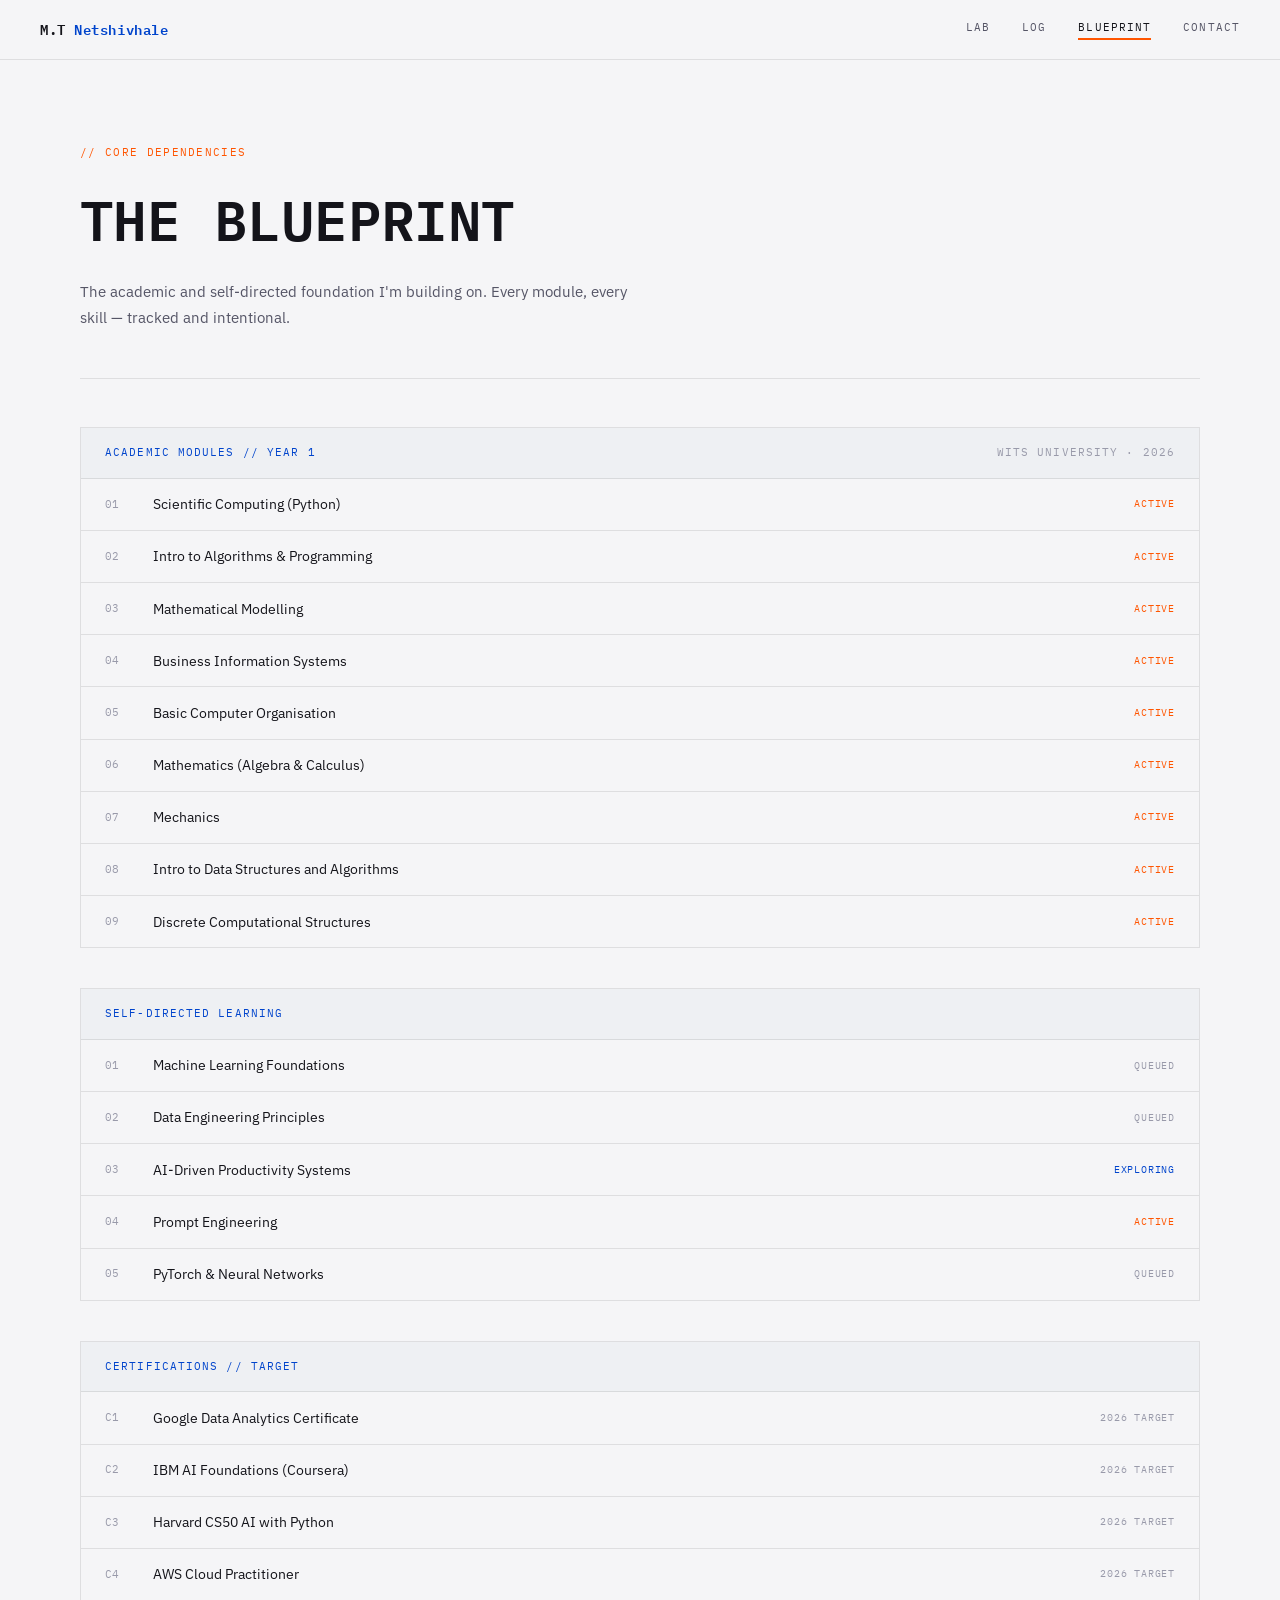
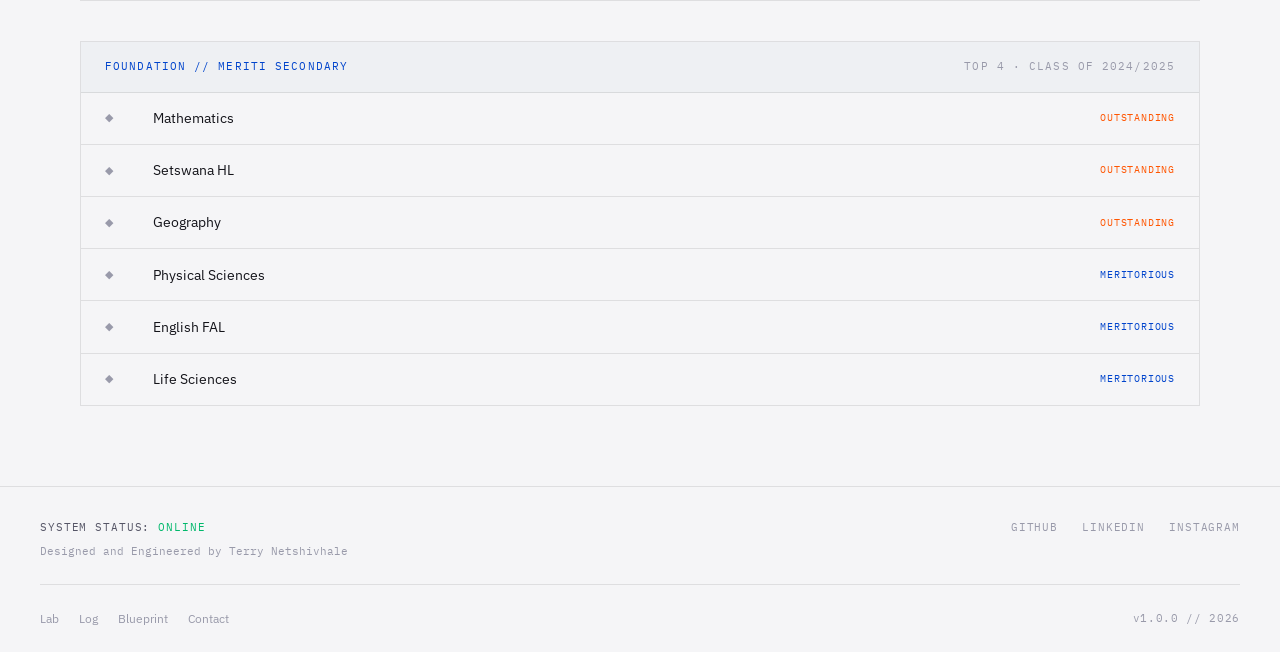
<file: blueprint.html>
<!DOCTYPE html>
<html lang="en">
<head>
<meta charset="UTF-8"/>
<meta name="viewport" content="width=device-width, initial-scale=1.0"/>
<title>Blueprint terrynets</title>
<link rel="preconnect" href="https://fonts.googleapis.com">
<link rel="preconnect" href="https://fonts.gstatic.com" crossorigin>
<link href="https://fonts.googleapis.com/css2?family=IBM+Plex+Mono:wght@300;400;500;600&family=IBM+Plex+Sans:wght@300;400;500;600&display=swap" rel="stylesheet">
<link rel="stylesheet" href="style.css"/>
</head>
<body>

<nav class="nav">
  <a href="index.html" class="nav-brand">M.T <span>Netshivhale</span></a>
  <div class="nav-links">
    <a href="lab.html" class="nav-link">LAB</a>
    <a href="log.html" class="nav-link">LOG</a>
    <a href="blueprint.html" class="nav-link active">BLUEPRINT</a>
    <a href="contact.html" class="nav-link">CONTACT</a>
  </div>
  <button class="mobile-toggle" onclick="toggleMenu()">☰</button>
</nav>
<div class="mobile-menu" id="mobileMenu">
  <a href="lab.html">LAB</a>
  <a href="log.html">LOG</a>
  <a href="blueprint.html">BLUEPRINT</a>
  <a href="contact.html">CONTACT</a>
</div>

<main class="page-main">
  <div class="page-header reveal">
    <p class="page-eyebrow">// CORE DEPENDENCIES</p>
    <h1 class="page-title">THE BLUEPRINT</h1>
    <p class="page-sub">The academic and self-directed foundation I'm building on. Every module, every skill — tracked and intentional.</p>
  </div>

  <section class="blueprint-section reveal">
    <div class="bp-block">
      <div class="bp-header">
        <span class="bp-label blue">ACADEMIC MODULES // YEAR 1</span>
        <span class="bp-label">WITS UNIVERSITY · 2026</span>
      </div>
      <div class="module-list">
        <div class="module-item"><span class="mod-num">01</span><span class="mod-name">Scientific Computing (Python)</span><span class="mod-status active">ACTIVE</span></div>
        <div class="module-item"><span class="mod-num">02</span><span class="mod-name">Intro to Algorithms &amp; Programming</span><span class="mod-status active">ACTIVE</span></div>
        <div class="module-item"><span class="mod-num">03</span><span class="mod-name">Mathematical Modelling</span><span class="mod-status active">ACTIVE</span></div>
        <div class="module-item"><span class="mod-num">04</span><span class="mod-name">Business Information Systems</span><span class="mod-status active">ACTIVE</span></div>
        <div class="module-item"><span class="mod-num">05</span><span class="mod-name">Basic Computer Organisation</span><span class="mod-status active">ACTIVE</span></div>
        <div class="module-item"><span class="mod-num">06</span><span class="mod-name">Mathematics (Algebra &amp; Calculus)</span><span class="mod-status active">ACTIVE</span></div>
        <div class="module-item"><span class="mod-num">07</span><span class="mod-name">Mechanics</span><span class="mod-status active">ACTIVE</span></div>
        <div class="module-item"><span class="mod-num">08</span><span class="mod-name">Intro to Data Structures and Algorithms</span><span class="mod-status active">ACTIVE</span></div>
        <div class="module-item"><span class="mod-num">09</span><span class="mod-name">Discrete Computational Structures</span><span class="mod-status active">ACTIVE</span></div>
      </div>
    </div>

    <div class="bp-block">
      <div class="bp-header">
        <span class="bp-label blue">SELF-DIRECTED LEARNING</span>
      </div>
      <div class="module-list">
        <div class="module-item"><span class="mod-num">01</span><span class="mod-name">Machine Learning Foundations</span><span class="mod-status queued">QUEUED</span></div>
        <div class="module-item"><span class="mod-num">02</span><span class="mod-name">Data Engineering Principles</span><span class="mod-status queued">QUEUED</span></div>
        <div class="module-item"><span class="mod-num">03</span><span class="mod-name">AI-Driven Productivity Systems</span><span class="mod-status exploring">EXPLORING</span></div>
        <div class="module-item"><span class="mod-num">04</span><span class="mod-name">Prompt Engineering</span><span class="mod-status active">ACTIVE</span></div>
        <div class="module-item"><span class="mod-num">05</span><span class="mod-name">PyTorch &amp; Neural Networks</span><span class="mod-status queued">QUEUED</span></div>
      </div>
    </div>

    <div class="bp-block">
      <div class="bp-header">
        <span class="bp-label blue">CERTIFICATIONS // TARGET</span>
      </div>
      <div class="module-list">
        <div class="module-item"><span class="mod-num">C1</span><span class="mod-name">Google Data Analytics Certificate</span><span class="mod-status queued">2026 TARGET</span></div>
        <div class="module-item"><span class="mod-num">C2</span><span class="mod-name">IBM AI Foundations (Coursera)</span><span class="mod-status queued">2026 TARGET</span></div>
        <div class="module-item"><span class="mod-num">C3</span><span class="mod-name">Harvard CS50 AI with Python</span><span class="mod-status queued">2026 TARGET</span></div>
        <div class="module-item"><span class="mod-num">C4</span><span class="mod-name">AWS Cloud Practitioner</span><span class="mod-status queued">2026 TARGET</span></div>
      </div>
    </div>

    <div class="bp-block">
      <div class="bp-header">
        <span class="bp-label blue">FOUNDATION // MERITI SECONDARY</span>
        <span class="bp-label">TOP 4 · CLASS OF 2024/2025</span>
      </div>
      <div class="module-list">
        <div class="module-item"><span class="mod-num">◆</span><span class="mod-name">Mathematics</span><span class="mod-status active">OUTSTANDING</span></div>
        <div class="module-item"><span class="mod-num">◆</span><span class="mod-name">Setswana HL</span><span class="mod-status active">OUTSTANDING</span></div>
        <div class="module-item"><span class="mod-num">◆</span><span class="mod-name">Geography</span><span class="mod-status active">OUTSTANDING</span></div>
        <div class="module-item"><span class="mod-num">◆</span><span class="mod-name">Physical Sciences</span><span class="mod-status exploring">MERITORIOUS</span></div>
        <div class="module-item"><span class="mod-num">◆</span><span class="mod-name">English FAL</span><span class="mod-status exploring">MERITORIOUS</span></div>
        <div class="module-item"><span class="mod-num">◆</span><span class="mod-name">Life Sciences</span><span class="mod-status exploring">MERITORIOUS</span></div>
      </div>
    </div>
  </section>
</main>

<footer class="footer">
  <div class="footer-top">
    <div class="footer-status">
      <span class="system-status">SYSTEM STATUS: <span class="online">ONLINE</span></span>
      <span class="footer-credit">Designed and Engineered by Terry Netshivhale</span>
    </div>
    <div class="footer-socials">
      <a href="https://github.com/terrynets" target="_blank" rel="noopener">GITHUB</a>
      <a href="https://linkedin.com/in/mukovhe-netshivhale" target="_blank" rel="noopener">LINKEDIN</a>
      <a href="https://instagram.com/terrynets" target="_blank" rel="noopener">INSTAGRAM</a>
    </div>
  </div>
  <div class="footer-bottom">
    <div class="footer-nav">
      <a href="lab.html">Lab</a>
      <a href="log.html">Log</a>
      <a href="blueprint.html">Blueprint</a>
      <a href="contact.html">Contact</a>
    </div>
    <span class="footer-version">v1.0.0 // 2026</span>
  </div>
</footer>
<script src="main.js"></script>
</body>
</html>
</file>
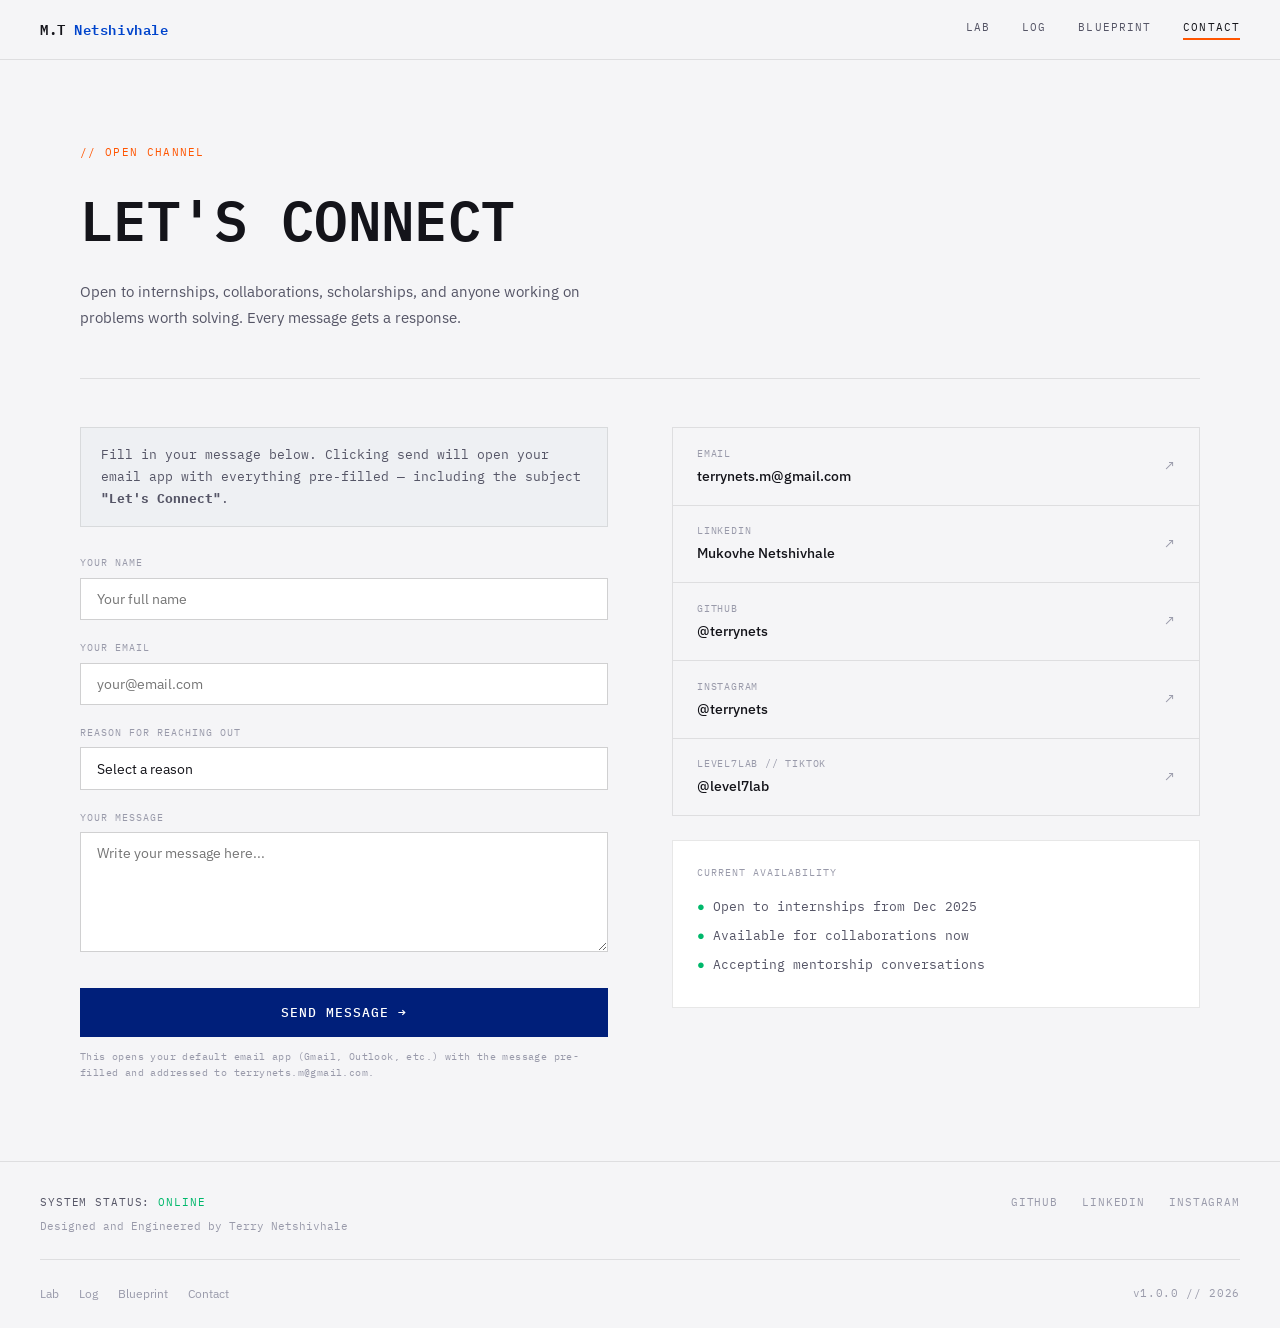
<file: contact.html>
<!DOCTYPE html>
<html lang="en">
<head>
<meta charset="UTF-8"/>
<meta name="viewport" content="width=device-width, initial-scale=1.0"/>
<title>Contact // MTN Digital Headquarters</title>
<link rel="preconnect" href="https://fonts.googleapis.com">
<link rel="preconnect" href="https://fonts.gstatic.com" crossorigin>
<link href="https://fonts.googleapis.com/css2?family=IBM+Plex+Mono:wght@300;400;500;600&family=IBM+Plex+Sans:wght@300;400;500;600&display=swap" rel="stylesheet">
<link rel="stylesheet" href="style.css"/>
</head>
<body>

<nav class="nav">
  <a href="index.html" class="nav-brand">M.T <span>Netshivhale</span></a>
  <div class="nav-links">
    <a href="lab.html" class="nav-link">LAB</a>
    <a href="log.html" class="nav-link">LOG</a>
    <a href="blueprint.html" class="nav-link">BLUEPRINT</a>
    <a href="contact.html" class="nav-link active">CONTACT</a>
  </div>
  <button class="mobile-toggle" onclick="toggleMenu()">☰</button>
</nav>
<div class="mobile-menu" id="mobileMenu">
  <a href="lab.html">LAB</a>
  <a href="log.html">LOG</a>
  <a href="blueprint.html">BLUEPRINT</a>
  <a href="contact.html">CONTACT</a>
</div>

<main class="page-main">
  <div class="page-header reveal">
    <p class="page-eyebrow">// OPEN CHANNEL</p>
    <h1 class="page-title">LET'S CONNECT</h1>
    <p class="page-sub">Open to internships, collaborations, scholarships, and anyone working on problems worth solving. Every message gets a response.</p>
  </div>

  <section class="contact-section reveal">
    <div class="contact-grid">

      <!-- CONTACT FORM -->
      <div class="contact-form-wrap">
        <p class="form-note">Fill in your message below. Clicking send will open your email app with everything pre-filled — including the subject <strong>"Let's Connect"</strong>.</p>
        <div class="form-group">
          <label class="form-label">YOUR NAME</label>
          <input type="text" id="senderName" class="form-input" placeholder="Your full name"/>
        </div>
        <div class="form-group">
          <label class="form-label">YOUR EMAIL</label>
          <input type="email" id="senderEmail" class="form-input" placeholder="your@email.com"/>
        </div>
        <div class="form-group">
          <label class="form-label">REASON FOR REACHING OUT</label>
          <select id="reason" class="form-input form-select">
            <option value="">Select a reason</option>
            <option value="Internship Opportunity">Internship Opportunity</option>
            <option value="Collaboration">Collaboration</option>
            <option value="Scholarship / Grant">Scholarship / Grant</option>
            <option value="Mentorship">Mentorship</option>
            <option value="General Enquiry">General Enquiry</option>
          </select>
        </div>
        <div class="form-group">
          <label class="form-label">YOUR MESSAGE</label>
          <textarea id="message" class="form-input form-textarea" rows="5" placeholder="Write your message here..."></textarea>
        </div>
        <button class="btn-primary send-btn" onclick="sendEmail()">SEND MESSAGE →</button>
        <p class="form-disclaimer">This opens your default email app (Gmail, Outlook, etc.) with the message pre-filled and addressed to terrynets.m@gmail.com.</p>
      </div>

      <!-- DIRECT LINKS -->
      <div class="contact-links-wrap">
        <div class="contact-links">
          <a href="mailto:terrynets.m@gmail.com?subject=Let%27s%20Connect" class="contact-link-item">
            <div>
              <div class="cl-label">EMAIL</div>
              <div class="cl-value">terrynets.m@gmail.com</div>
            </div>
            <span class="cl-arrow">↗</span>
          </a>
          <a href="https://linkedin.com/in/mukovhe-netshivhale" target="_blank" rel="noopener" class="contact-link-item">
            <div>
              <div class="cl-label">LINKEDIN</div>
              <div class="cl-value">Mukovhe Netshivhale</div>
            </div>
            <span class="cl-arrow">↗</span>
          </a>
          <a href="https://github.com/terrynets" target="_blank" rel="noopener" class="contact-link-item">
            <div>
              <div class="cl-label">GITHUB</div>
              <div class="cl-value">@terrynets</div>
            </div>
            <span class="cl-arrow">↗</span>
          </a>
          <a href="https://instagram.com/terrynets" target="_blank" rel="noopener" class="contact-link-item">
            <div>
              <div class="cl-label">INSTAGRAM</div>
              <div class="cl-value">@terrynets</div>
            </div>
            <span class="cl-arrow">↗</span>
          </a>
          <a href="https://tiktok.com/@level7lab" target="_blank" rel="noopener" class="contact-link-item">
            <div>
              <div class="cl-label">LEVEL7LAB // TIKTOK</div>
              <div class="cl-value">@level7lab</div>
            </div>
            <span class="cl-arrow">↗</span>
          </a>
        </div>

        <div class="availability-card">
          <div class="av-label">CURRENT AVAILABILITY</div>
          <div class="av-status"><span class="online">●</span> Open to internships from Dec 2025</div>
          <div class="av-status"><span class="online">●</span> Available for collaborations now</div>
          <div class="av-status"><span class="online">●</span> Accepting mentorship conversations</div>
        </div>
      </div>
    </div>
  </section>
</main>

<footer class="footer">
  <div class="footer-top">
    <div class="footer-status">
      <span class="system-status">SYSTEM STATUS: <span class="online">ONLINE</span></span>
      <span class="footer-credit">Designed and Engineered by Terry Netshivhale</span>
    </div>
    <div class="footer-socials">
      <a href="https://github.com/terrynets" target="_blank" rel="noopener">GITHUB</a>
      <a href="https://linkedin.com/in/mukovhe-netshivhale" target="_blank" rel="noopener">LINKEDIN</a>
      <a href="https://instagram.com/terrynets" target="_blank" rel="noopener">INSTAGRAM</a>
    </div>
  </div>
  <div class="footer-bottom">
    <div class="footer-nav">
      <a href="lab.html">Lab</a>
      <a href="log.html">Log</a>
      <a href="blueprint.html">Blueprint</a>
      <a href="contact.html">Contact</a>
    </div>
    <span class="footer-version">v1.0.0 // 2026</span>
  </div>
</footer>

<script src="main.js"></script>
<script>
function sendEmail() {
  const name = document.getElementById('senderName').value.trim();
  const email = document.getElementById('senderEmail').value.trim();
  const reason = document.getElementById('reason').value;
  const msg = document.getElementById('message').value.trim();

  if (!msg) {
    alert('Please write a message before sending.');
    return;
  }

  const subject = encodeURIComponent("Let's Connect");
  const body = encodeURIComponent(
    `Hi Terry,\n\n` +
    (reason ? `Reason for reaching out: ${reason}\n\n` : '') +
    `${msg}\n\n` +
    (name ? `— ${name}` : '') +
    (email ? `\n${email}` : '')
  );

  window.location.href = `mailto:terrynets.m@gmail.com?subject=${subject}&body=${body}`;
}
</script>
</body>
</html>
</file>
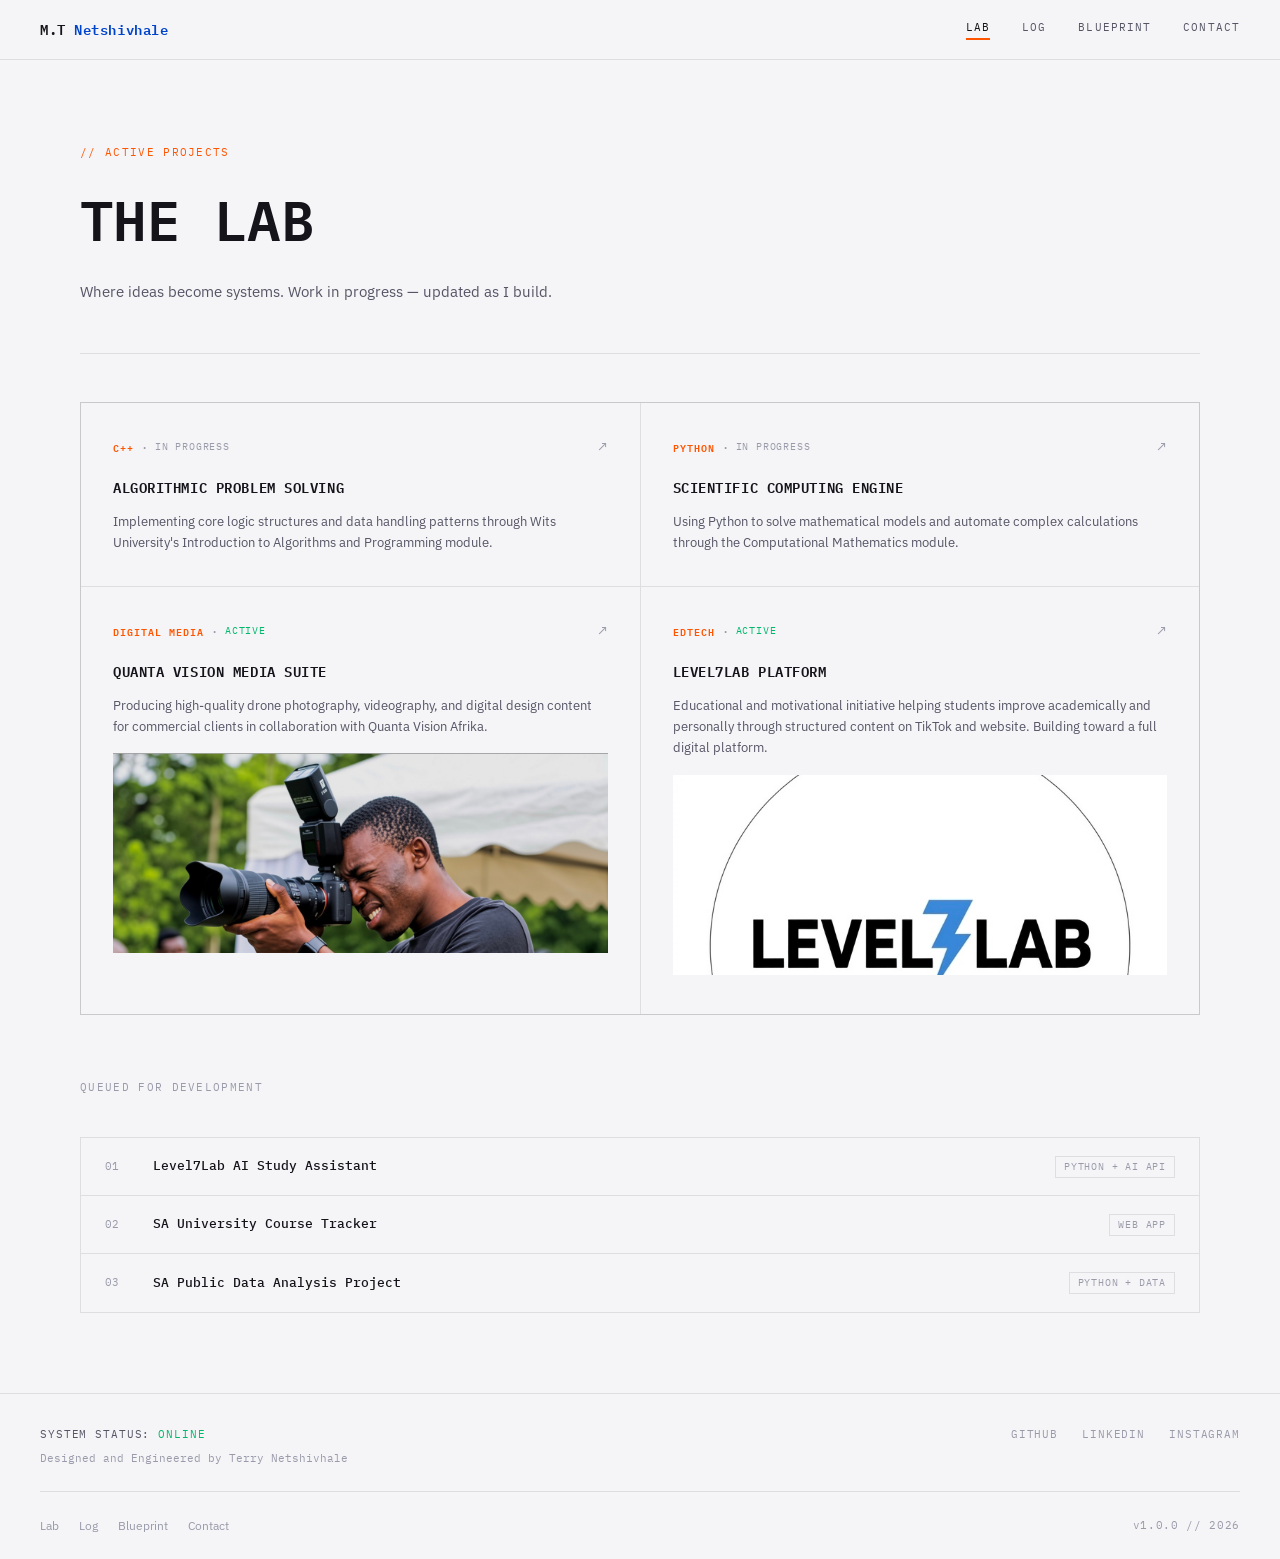
<file: lab.html>
<!DOCTYPE html>
<html lang="en">
<head>
<meta charset="UTF-8"/>
<meta name="viewport" content="width=device-width, initial-scale=1.0"/>
<title>terrynets</title>
<link rel="preconnect" href="https://fonts.googleapis.com">
<link rel="preconnect" href="https://fonts.gstatic.com" crossorigin>
<link href="https://fonts.googleapis.com/css2?family=IBM+Plex+Mono:wght@300;400;500;600&family=IBM+Plex+Sans:wght@300;400;500;600&display=swap" rel="stylesheet">
<link rel="stylesheet" href="style.css"/>
</head>
<body>

<nav class="nav">
  <a href="index.html" class="nav-brand">M.T <span>Netshivhale</span></a>
  <div class="nav-links">
    <a href="lab.html" class="nav-link active">LAB</a>
    <a href="log.html" class="nav-link">LOG</a>
    <a href="blueprint.html" class="nav-link">BLUEPRINT</a>
    <a href="contact.html" class="nav-link">CONTACT</a>
  </div>
  <button class="mobile-toggle" onclick="toggleMenu()">☰</button>
</nav>
<div class="mobile-menu" id="mobileMenu">
  <a href="lab.html">LAB</a>
  <a href="log.html">LOG</a>
  <a href="blueprint.html">BLUEPRINT</a>
  <a href="contact.html">CONTACT</a>
</div>

<main class="page-main">
  <div class="page-header reveal">
    <p class="page-eyebrow">// ACTIVE PROJECTS</p>
    <h1 class="page-title">THE LAB</h1>
    <p class="page-sub">Where ideas become systems. Work in progress — updated as I build.</p>
  </div>

  <section class="projects reveal">
    <div class="project-card">
      <div class="project-top">
        <span class="project-lang orange">C++</span>
        <span class="project-dot">·</span>
        <span class="project-status in-progress">IN PROGRESS</span>
        <span class="project-arrow">↗</span>
      </div>
      <h3 class="project-name">ALGORITHMIC PROBLEM SOLVING</h3>
      <p class="project-desc">Implementing core logic structures and data handling patterns through Wits University's Introduction to Algorithms and Programming module.</p>
    </div>
    <div class="project-card">
      <div class="project-top">
        <span class="project-lang orange">PYTHON</span>
        <span class="project-dot">·</span>
        <span class="project-status in-progress">IN PROGRESS</span>
        <span class="project-arrow">↗</span>
      </div>
      <h3 class="project-name">SCIENTIFIC COMPUTING ENGINE</h3>
      <p class="project-desc">Using Python to solve mathematical models and automate complex calculations through the Computational Mathematics module.</p>
    </div>
    <div class="project-card">
      <div class="project-top">
        <span class="project-lang orange">DIGITAL MEDIA</span>
        <span class="project-dot">·</span>
        <span class="project-status active">ACTIVE</span>
        <span class="project-arrow">↗</span>
      </div>
      <h3 class="project-name">QUANTA VISION MEDIA SUITE</h3>
      <p class="project-desc">Producing high-quality drone photography, videography, and digital design content for commercial clients in collaboration with Quanta Vision Afrika.</p>
      <div class="project-photos">
          <img src="portrait.jpg" alt="Terry Netshivhale — Quanta Vision"/>
        </div>
      </div>
    <div class="project-card">
      <div class="project-top">
        <span class="project-lang orange">EDTECH</span>
        <span class="project-dot">·</span>
        <span class="project-status active">ACTIVE</span>
        <span class="project-arrow">↗</span>
      </div>
      <h3 class="project-name">LEVEL7LAB PLATFORM</h3>
<p class="project-desc">Educational and motivational initiative helping students improve academically and personally through structured content on TikTok and website. Building toward a full digital platform.</p>
<div class="project-photos">
  <img src="level7lab.jpg" alt="Level7Lab — Terry Netshivhale"/>
</div>
</div>
  </section>

  <section class="coming-next reveal">
    <div class="section-header">
      <span class="section-label">QUEUED FOR DEVELOPMENT</span>
    </div>
    <div class="queued-list">
      <div class="queued-item">
        <span class="queued-num">01</span>
        <span class="queued-name">Level7Lab AI Study Assistant</span>
        <span class="queued-tag">PYTHON + AI API</span>
      </div>
      <div class="queued-item">
        <span class="queued-num">02</span>
        <span class="queued-name">SA University Course Tracker</span>
        <span class="queued-tag">WEB APP</span>
      </div>
      <div class="queued-item">
        <span class="queued-num">03</span>
        <span class="queued-name">SA Public Data Analysis Project</span>
        <span class="queued-tag">PYTHON + DATA</span>
      </div>
    </div>
  </section>
</main>

<footer class="footer">
  <div class="footer-top">
    <div class="footer-status">
      <span class="system-status">SYSTEM STATUS: <span class="online">ONLINE</span></span>
      <span class="footer-credit">Designed and Engineered by Terry Netshivhale</span>
    </div>
    <div class="footer-socials">
      <a href="https://github.com/terrynets" target="_blank" rel="noopener">GITHUB</a>
      <a href="https://linkedin.com/in/mukovhe-netshivhale" target="_blank" rel="noopener">LINKEDIN</a>
      <a href="https://instagram.com/terrynets" target="_blank" rel="noopener">INSTAGRAM</a>
    </div>
  </div>
  <div class="footer-bottom">
    <div class="footer-nav">
      <a href="lab.html">Lab</a>
      <a href="log.html">Log</a>
      <a href="blueprint.html">Blueprint</a>
      <a href="contact.html">Contact</a>
    </div>
    <span class="footer-version">v1.0.0 // 2026</span>
  </div>
</footer>
<script src="main.js"></script>
</body>
</html>
</file>
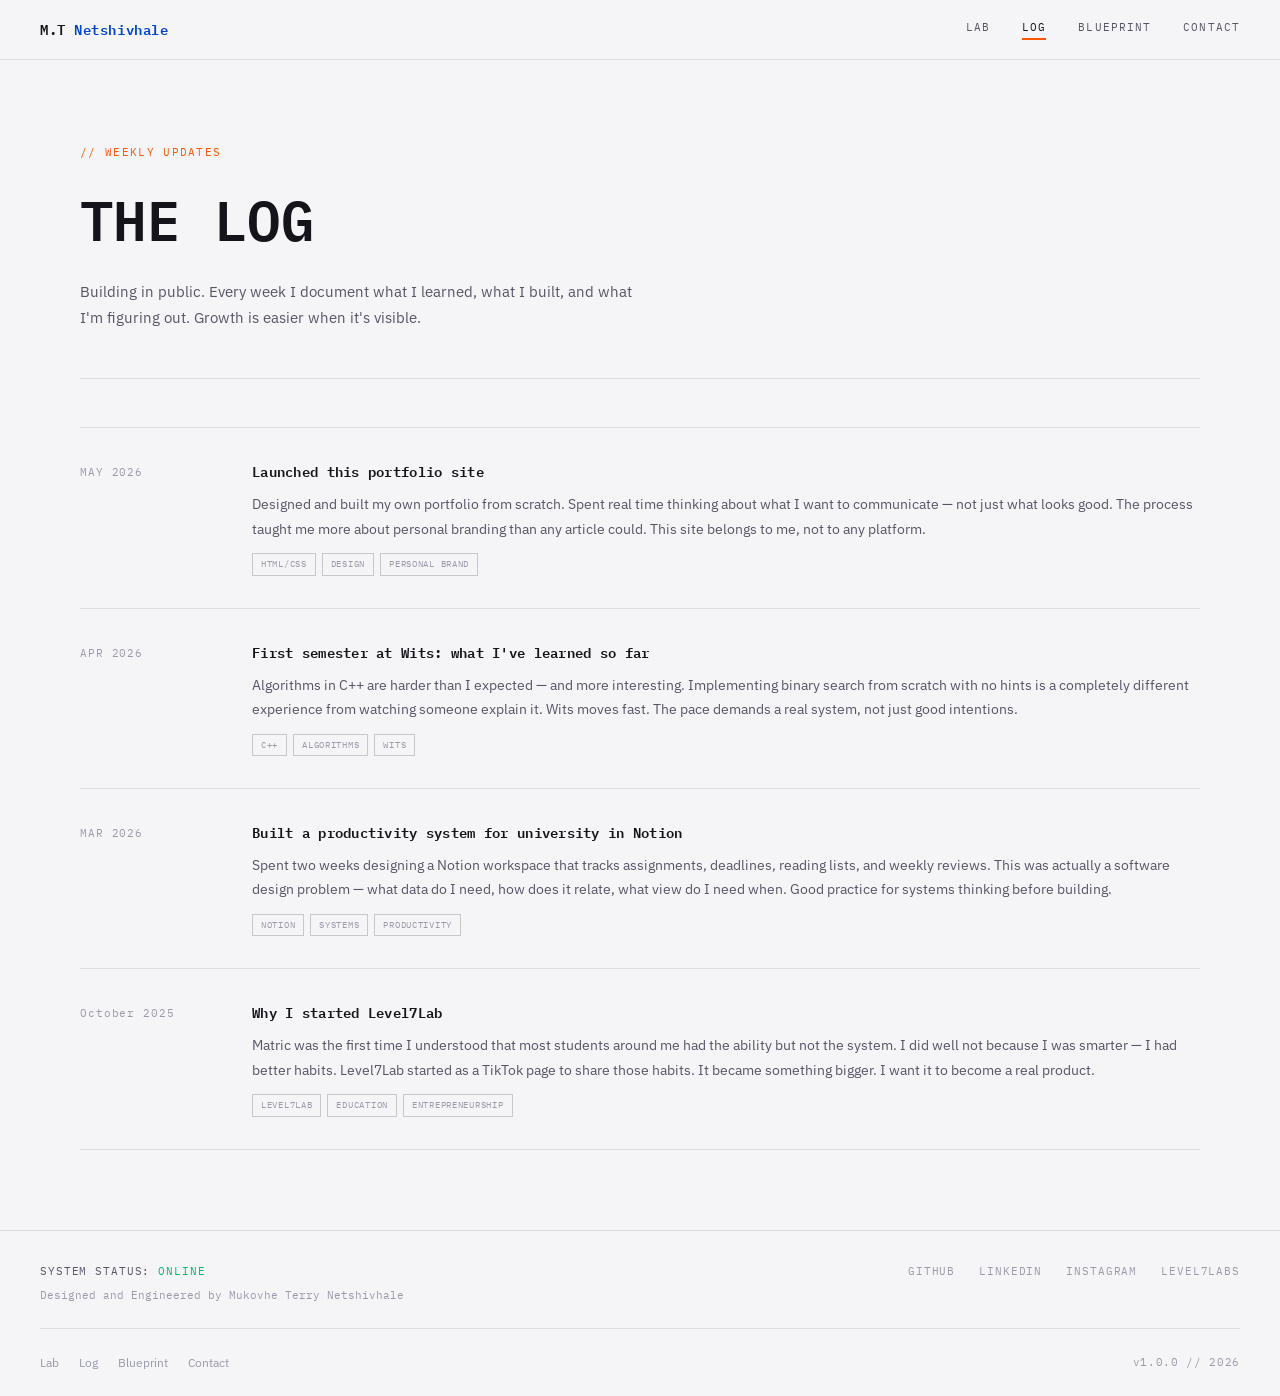
<file: log.html>
<!DOCTYPE html>
<html lang="en">
<head>
<meta charset="UTF-8"/>
<meta name="viewport" content="width=device-width, initial-scale=1.0"/>
<title>terrynets</title>
<link rel="preconnect" href="https://fonts.googleapis.com">
<link rel="preconnect" href="https://fonts.gstatic.com" crossorigin>
<link href="https://fonts.googleapis.com/css2?family=IBM+Plex+Mono:wght@300;400;500;600&family=IBM+Plex+Sans:wght@300;400;500;600&display=swap" rel="stylesheet">
<link rel="stylesheet" href="style.css"/>
</head>
<body>

<nav class="nav">
  <a href="index.html" class="nav-brand">M.T <span>Netshivhale</span></a>
  <div class="nav-links">
    <a href="lab.html" class="nav-link">LAB</a>
    <a href="log.html" class="nav-link active">LOG</a>
    <a href="blueprint.html" class="nav-link">BLUEPRINT</a>
    <a href="contact.html" class="nav-link">CONTACT</a>
  </div>
  <button class="mobile-toggle" onclick="toggleMenu()">☰</button>
</nav>
<div class="mobile-menu" id="mobileMenu">
  <a href="lab.html">LAB</a>
  <a href="log.html">LOG</a>
  <a href="blueprint.html">BLUEPRINT</a>
  <a href="contact.html">CONTACT</a>
</div>

<main class="page-main">
  <div class="page-header reveal">
    <p class="page-eyebrow">// WEEKLY UPDATES</p>
    <h1 class="page-title">THE LOG</h1>
    <p class="page-sub">Building in public. Every week I document what I learned, what I built, and what I'm figuring out. Growth is easier when it's visible.</p>
  </div>

  <section class="log-entries reveal">
    <div class="log-entry">
      <div class="log-date">MAY 2026</div>
      <div class="log-body">
        <h3 class="log-title">Launched this portfolio site</h3>
        <p class="log-text">Designed and built my own portfolio from scratch. Spent real time thinking about what I want to communicate — not just what looks good. The process taught me more about personal branding than any article could. This site belongs to me, not to any platform.</p>
        <div class="tags">
          <span class="tag">HTML/CSS</span>
          <span class="tag">DESIGN</span>
          <span class="tag">PERSONAL BRAND</span>
        </div>
      </div>
    </div>
    <div class="log-entry">
      <div class="log-date">APR 2026</div>
      <div class="log-body">
        <h3 class="log-title">First semester at Wits: what I've learned so far</h3>
        <p class="log-text">Algorithms in C++ are harder than I expected — and more interesting. Implementing binary search from scratch with no hints is a completely different experience from watching someone explain it. Wits moves fast. The pace demands a real system, not just good intentions.</p>
        <div class="tags">
          <span class="tag">C++</span>
          <span class="tag">ALGORITHMS</span>
          <span class="tag">WITS</span>
        </div>
      </div>
    </div>
    <div class="log-entry">
      <div class="log-date">MAR 2026</div>
      <div class="log-body">
        <h3 class="log-title">Built a productivity system for university in Notion</h3>
        <p class="log-text">Spent two weeks designing a Notion workspace that tracks assignments, deadlines, reading lists, and weekly reviews. This was actually a software design problem — what data do I need, how does it relate, what view do I need when. Good practice for systems thinking before building.</p>
        <div class="tags">
          <span class="tag">NOTION</span>
          <span class="tag">SYSTEMS</span>
          <span class="tag">PRODUCTIVITY</span>
        </div>
      </div>
    </div>
    <div class="log-entry">
      <div class="log-date">October 2025</div>
      <div class="log-body">
        <h3 class="log-title">Why I started Level7Lab</h3>
        <p class="log-text">Matric was the first time I understood that most students around me had the ability but not the system. I did well not because I was smarter — I had better habits. Level7Lab started as a TikTok page to share those habits. It became something bigger. I want it to become a real product.</p>
        <div class="tags">
          <span class="tag">LEVEL7LAB</span>
          <span class="tag">EDUCATION</span>
          <span class="tag">ENTREPRENEURSHIP</span>
        </div>
      </div>
    </div>
  </section>
</main>

<footer class="footer">
  <div class="footer-top">
    <div class="footer-status">
      <span class="system-status">SYSTEM STATUS: <span class="online">ONLINE</span></span>
      <span class="footer-credit">Designed and Engineered by Mukovhe Terry Netshivhale</span>
    </div>
    <div class="footer-socials">
      <a href="https://github.com/terrynets" target="_blank" rel="noopener">GITHUB</a>
      <a href="https://linkedin.com/in/mukovhe-netshivhale" target="_blank" rel="noopener">LINKEDIN</a>
      <a href="https://instagram.com/terrynets" target="_blank" rel="noopener">INSTAGRAM</a>
      <a href="https://terrynets.github.io/level7labs/index.html" target="_blank" rel="noopener">LEVEL7LABS</a>
    </div>
  </div>
  <div class="footer-bottom">
    <div class="footer-nav">
      <a href="lab.html">Lab</a>
      <a href="log.html">Log</a>
      <a href="blueprint.html">Blueprint</a>
      <a href="contact.html">Contact</a>
    </div>
    <span class="footer-version">v1.0.0 // 2026</span>
  </div>
</footer>
<script src="main.js"></script>
</body>
</html>
</file>
<file: style.css>
/* ==========================================
   MTN // DIGITAL HEADQUARTERS — STYLESHEET
   Terry Netshivhale · terrynets.github.io
   ========================================== */

:root {
  --bg: #f5f5f7;
  --surface: #ffffff;
  --surface2: #eef0f3;
  --border: rgba(20,20,26,0.1);
  --border-strong: rgba(20,20,26,0.2);
  --text: #14141a;
  --text-muted: #555566;
  --text-dim: #999aaa;
  --orange: #ff5500;
  --blue: #001f7a;
  --blue-mid: #0044cc;
  --green: #00b86b;
  --font-mono: 'IBM Plex Mono', monospace;
  --font-sans: 'IBM Plex Sans', sans-serif;
}

*, *::before, *::after { box-sizing: border-box; margin: 0; padding: 0; }
html { scroll-behavior: smooth; }

body {
  background: var(--bg);
  color: var(--text);
  font-family: var(--font-sans);
  font-size: 16px;
  line-height: 1.6;
  overflow-x: hidden;
}

/* ========== NAV ========== */
.nav {
  position: fixed;
  top: 0; left: 0; right: 0;
  z-index: 100;
  background: rgba(245,245,247,0.92);
  backdrop-filter: blur(12px);
  border-bottom: 1px solid var(--border);
  padding: 0 2.5rem;
  height: 60px;
  display: flex;
  align-items: center;
  justify-content: space-between;
}

.nav-brand {
  font-family: var(--font-mono);
  font-size: 14px;
  font-weight: 600;
  color: var(--text);
  text-decoration: none;
  letter-spacing: 0.04em;
}
.nav-brand span { color: var(--blue-mid); }

.nav-links {
  display: flex;
  gap: 2rem;
  list-style: none;
}

.nav-link {
  font-family: var(--font-mono);
  font-size: 11px;
  color: var(--text-muted);
  text-decoration: none;
  letter-spacing: 0.1em;
  transition: color 0.2s;
}
.nav-link:hover, .nav-link.active { color: var(--text); }
.nav-link.active { border-bottom: 2px solid var(--orange); padding-bottom: 2px; }

.mobile-toggle {
  display: none;
  background: none;
  border: none;
  font-size: 20px;
  cursor: pointer;
  color: var(--text);
}

.mobile-menu {
  display: none;
  position: fixed;
  top: 60px; left: 0; right: 0;
  background: var(--surface);
  border-bottom: 1px solid var(--border);
  padding: 1.5rem 2.5rem;
  flex-direction: column;
  gap: 1.25rem;
  z-index: 99;
}
.mobile-menu.open { display: flex; }
.mobile-menu a {
  font-family: var(--font-mono);
  font-size: 13px;
  color: var(--text-muted);
  text-decoration: none;
  letter-spacing: 0.1em;
}

/* ========== HERO ========== */
.hero {
  min-height: 100vh;
  padding: 100px 2.5rem 4rem;
  max-width: 1200px;
  margin: 0 auto;
  display: grid;
  grid-template-columns: 1fr 1fr;
  gap: 4rem;
  align-items: center;
}

.status-bar {
  display: flex;
  gap: 0.75rem;
  flex-wrap: wrap;
  margin-bottom: 2rem;
}
.status-tag {
  font-family: var(--font-mono);
  font-size: 10px;
  padding: 4px 10px;
  border: 1px solid var(--border-strong);
  color: var(--text-muted);
  letter-spacing: 0.08em;
}

.hero-name {
  font-family: var(--font-mono);
  font-size: clamp(2rem, 5vw, 3.5rem);
  font-weight: 600;
  line-height: 1.1;
  letter-spacing: -0.01em;
  margin-bottom: 1rem;
}
.name-accent { color: var(--blue); }

.hero-tagline {
  font-family: var(--font-mono);
  font-size: 11px;
  color: var(--text-muted);
  letter-spacing: 0.12em;
  margin-bottom: 1.25rem;
}

.hero-desc {
  font-size: 15px;
  color: var(--text-muted);
  line-height: 1.75;
  max-width: 480px;
  margin-bottom: 2rem;
}

.hero-ctas {
  display: flex;
  gap: 1rem;
  flex-wrap: wrap;
}

.btn-primary {
  display: inline-flex;
  align-items: center;
  padding: 0.7rem 1.4rem;
  background: var(--blue);
  color: #fff;
  font-family: var(--font-mono);
  font-size: 12px;
  font-weight: 500;
  letter-spacing: 0.08em;
  text-decoration: none;
  border: none;
  cursor: pointer;
  transition: all 0.2s;
}
.btn-primary:hover { background: var(--blue-mid); transform: translateY(-2px); }

.btn-outline {
  display: inline-flex;
  align-items: center;
  padding: 0.7rem 1.4rem;
  background: transparent;
  color: var(--text);
  font-family: var(--font-mono);
  font-size: 12px;
  font-weight: 500;
  letter-spacing: 0.08em;
  text-decoration: none;
  border: 1px solid var(--border-strong);
  transition: all 0.2s;
}
.btn-outline:hover { border-color: var(--blue); color: var(--blue); }

/* PHOTO */
.hero-right { display: flex; justify-content: center; }
.photo-frame {
  position: relative;
  width: 340px;
  max-width: 100%;
}
.hero-photo {
  width: 100%;
  height: 420px;
  object-fit: cover;
  object-position: top;
  display: block;
  filter: grayscale(10%);
}
.photo-placeholder {
  width: 340px;
  height: 420px;
  background: linear-gradient(135deg, var(--blue), #0044cc);
  display: flex;
  align-items: center;
  justify-content: center;
  color: rgba(255,255,255,0.3);
  font-family: var(--font-mono);
  font-size: 12px;
  letter-spacing: 0.1em;
}
.photo-placeholder::after { content: 'PHOTO.JPG'; }
.photo-label {
  position: absolute;
  bottom: 0; left: 0; right: 0;
  background: rgba(0,31,122,0.85);
  color: rgba(255,255,255,0.85);
  font-family: var(--font-mono);
  font-size: 11px;
  letter-spacing: 0.1em;
  padding: 8px 14px;
}

/* ========== MISSION ========== */
.mission {
  border-top: 1px solid var(--border);
  padding: 5rem 2.5rem;
  max-width: 1200px;
  margin: 0 auto;
}
.mission-quote {
  border-left: 3px solid var(--orange);
  padding-left: 2rem;
  max-width: 800px;
}
.mission-quote blockquote {
  font-family: var(--font-mono);
  font-size: clamp(1rem, 2.5vw, 1.3rem);
  font-weight: 500;
  line-height: 1.5;
  color: var(--text);
  margin-bottom: 1rem;
}
.mission-quote cite {
  font-family: var(--font-mono);
  font-size: 11px;
  color: var(--text-dim);
  letter-spacing: 0.1em;
  font-style: normal;
}

/* ========== FOCUS ========== */
.focus {
  border-top: 1px solid var(--border);
  padding: 5rem 2.5rem;
  max-width: 1200px;
  margin: 0 auto;
}
.section-header {
  display: flex;
  justify-content: space-between;
  align-items: center;
  margin-bottom: 2.5rem;
}
.section-label {
  font-family: var(--font-mono);
  font-size: 11px;
  color: var(--text-dim);
  letter-spacing: 0.12em;
}
.section-label.orange { color: var(--orange); }

.focus-grid {
  display: grid;
  grid-template-columns: repeat(3, 1fr);
  gap: 1px;
  background: var(--border);
  border: 1px solid var(--border);
}

.focus-card {
  background: var(--bg);
  transition: background 0.2s;
  overflow: hidden;
}
.focus-card:hover { background: var(--surface); }

.focus-img {
  height: 180px;
  position: relative;
  overflow: hidden;
}
.circuit-bg {
  position: absolute;
  inset: 0;
  background-image:
    linear-gradient(rgba(0,229,255,0.06) 1px, transparent 1px),
    linear-gradient(90deg, rgba(0,229,255,0.06) 1px, transparent 1px);
  background-size: 24px 24px;
}
.grid-bg {
  position: absolute;
  inset: 0;
  background-image: repeating-linear-gradient(
    45deg, rgba(255,255,255,0.03) 0px, rgba(255,255,255,0.03) 1px,
    transparent 1px, transparent 12px
  );
}
.network-bg {
  position: absolute;
  inset: 0;
  background: radial-gradient(circle at 30% 70%, rgba(255,85,0,0.15) 0%, transparent 60%),
              radial-gradient(circle at 70% 30%, rgba(0,31,122,0.2) 0%, transparent 60%);
}

.focus-num {
  font-family: var(--font-mono);
  font-size: 11px;
  letter-spacing: 0.1em;
  padding: 1rem 1.25rem 0;
}
.focus-content { padding: 0.75rem 1.25rem 1.5rem; }
.focus-title-row {
  display: flex;
  justify-content: space-between;
  align-items: flex-start;
  margin-bottom: 0.75rem;
}
.focus-title-row h3 {
  font-family: var(--font-mono);
  font-size: 13px;
  font-weight: 600;
  letter-spacing: 0.04em;
  line-height: 1.4;
}
.arrow { color: var(--text-dim); font-size: 14px; margin-top: 2px; }
.focus-card:hover .arrow { color: var(--orange); }
.focus-content p {
  font-size: 13px;
  color: var(--text-muted);
  line-height: 1.65;
  margin-bottom: 1rem;
}

/* TAGS */
.tags { display: flex; flex-wrap: wrap; gap: 6px; }
.tag {
  font-family: var(--font-mono);
  font-size: 9px;
  padding: 3px 8px;
  border: 1px solid var(--border-strong);
  color: var(--text-dim);
  letter-spacing: 0.08em;
}

/* ========== STATS ========== */
.stats {
  border-top: 1px solid var(--border);
  padding: 3rem 2.5rem;
  max-width: 1200px;
  margin: 0 auto;
  display: flex;
  align-items: center;
  gap: 0;
}
.stat-item { flex: 1; padding: 1rem 2rem; }
.stat-divider { width: 1px; height: 60px; background: var(--border); }
.stat-num {
  font-family: var(--font-mono);
  font-size: 2rem;
  font-weight: 600;
  line-height: 1;
  margin-bottom: 0.4rem;
}
.stat-label {
  font-family: var(--font-mono);
  font-size: 10px;
  color: var(--text-dim);
  letter-spacing: 0.1em;
}

/* ========== PAGE COMMON ========== */
.page-main {
  padding-top: 80px;
  max-width: 1200px;
  margin: 0 auto;
  padding-left: 2.5rem;
  padding-right: 2.5rem;
  padding-bottom: 5rem;
}
.page-header {
  padding: 4rem 0 3rem;
  border-bottom: 1px solid var(--border);
  margin-bottom: 3rem;
}
.page-eyebrow {
  font-family: var(--font-mono);
  font-size: 11px;
  color: var(--orange);
  letter-spacing: 0.12em;
  margin-bottom: 0.75rem;
}
.page-title {
  font-family: var(--font-mono);
  font-size: clamp(2rem, 5vw, 3.5rem);
  font-weight: 600;
  letter-spacing: -0.01em;
  margin-bottom: 1rem;
}
.page-sub {
  font-size: 15px;
  color: var(--text-muted);
  max-width: 560px;
  line-height: 1.7;
}

/* ========== PROJECTS (LAB) ========== */
.projects {
  display: grid;
  grid-template-columns: 1fr 1fr;
  gap: 1px;
  background: var(--border);
  border: 1px solid var(--border);
  margin-bottom: 4rem;
}
.project-card {
  background: var(--bg);
  padding: 2rem;
  transition: background 0.2s;
}
.project-card:hover { background: var(--surface); }
.project-top {
  display: flex;
  align-items: center;
  gap: 8px;
  margin-bottom: 1rem;
}
.project-lang {
  font-family: var(--font-mono);
  font-size: 10px;
  letter-spacing: 0.1em;
  font-weight: 600;
}
.project-dot { color: var(--text-dim); }
.project-status {
  font-family: var(--font-mono);
  font-size: 10px;
  letter-spacing: 0.08em;
}
.project-status.in-progress { color: var(--text-dim); }
.project-status.active { color: var(--green); }
.project-arrow { margin-left: auto; color: var(--text-dim); font-size: 14px; }
.project-card:hover .project-arrow { color: var(--orange); }
.project-name {
  font-family: var(--font-mono);
  font-size: 14px;
  font-weight: 600;
  letter-spacing: 0.04em;
  margin-bottom: 0.75rem;
}
.project-desc {
  font-size: 13px;
  color: var(--text-muted);
  line-height: 1.65;
}

/* QUEUED */
.coming-next { margin-top: 1rem; }
.queued-list {
  border: 1px solid var(--border);
}
.queued-item {
  display: flex;
  align-items: center;
  gap: 1.5rem;
  padding: 1.1rem 1.5rem;
  border-bottom: 1px solid var(--border);
  transition: background 0.2s;
}
.queued-item:last-child { border-bottom: none; }
.queued-item:hover { background: var(--surface); }
.queued-num {
  font-family: var(--font-mono);
  font-size: 11px;
  color: var(--text-dim);
  min-width: 24px;
}
.queued-name {
  font-family: var(--font-mono);
  font-size: 13px;
  font-weight: 500;
  flex: 1;
}
.queued-tag {
  font-family: var(--font-mono);
  font-size: 10px;
  color: var(--text-dim);
  letter-spacing: 0.08em;
  padding: 2px 8px;
  border: 1px solid var(--border);
}

/* ========== LOG ========== */
.log-entries { display: flex; flex-direction: column; }
.log-entry {
  display: grid;
  grid-template-columns: 140px 1fr;
  gap: 2rem;
  padding: 2rem 0;
  border-bottom: 1px solid var(--border);
}
.log-entry:first-child { border-top: 1px solid var(--border); }
.log-date {
  font-family: var(--font-mono);
  font-size: 11px;
  color: var(--text-dim);
  letter-spacing: 0.08em;
  padding-top: 4px;
}
.log-title {
  font-family: var(--font-mono);
  font-size: 14px;
  font-weight: 600;
  letter-spacing: 0.02em;
  margin-bottom: 0.6rem;
}
.log-text {
  font-size: 14px;
  color: var(--text-muted);
  line-height: 1.75;
  margin-bottom: 0.75rem;
}

/* ========== BLUEPRINT ========== */
.blueprint-section { display: flex; flex-direction: column; gap: 2.5rem; }
.bp-block {
  border: 1px solid var(--border);
}
.bp-header {
  display: flex;
  justify-content: space-between;
  align-items: center;
  padding: 1rem 1.5rem;
  border-bottom: 1px solid var(--border);
  background: var(--surface2);
}
.bp-label {
  font-family: var(--font-mono);
  font-size: 11px;
  color: var(--text-dim);
  letter-spacing: 0.1em;
}
.bp-label.blue { color: var(--blue-mid); }
.module-list { }
.module-item {
  display: flex;
  align-items: center;
  padding: 0.9rem 1.5rem;
  border-bottom: 1px solid var(--border);
  gap: 1.25rem;
  transition: background 0.15s;
}
.module-item:last-child { border-bottom: none; }
.module-item:hover { background: var(--surface); }
.mod-num {
  font-family: var(--font-mono);
  font-size: 11px;
  color: var(--text-dim);
  min-width: 28px;
}
.mod-name {
  font-size: 14px;
  color: var(--text);
  flex: 1;
}
.mod-status {
  font-family: var(--font-mono);
  font-size: 10px;
  letter-spacing: 0.08em;
}
.mod-status.active { color: var(--orange); }
.mod-status.queued { color: var(--text-dim); }
.mod-status.exploring { color: var(--blue-mid); }

/* ========== CONTACT ========== */
.contact-section { }
.contact-grid {
  display: grid;
  grid-template-columns: 1fr 1fr;
  gap: 4rem;
  align-items: start;
}

.form-note {
  font-size: 13px;
  color: var(--text-muted);
  line-height: 1.7;
  margin-bottom: 1.75rem;
  padding: 1rem 1.25rem;
  border: 1px solid var(--border);
  background: var(--surface2);
  font-family: var(--font-mono);
}
.form-group { margin-bottom: 1.25rem; }
.form-label {
  display: block;
  font-family: var(--font-mono);
  font-size: 10px;
  color: var(--text-dim);
  letter-spacing: 0.1em;
  margin-bottom: 0.4rem;
}
.form-input {
  width: 100%;
  padding: 0.7rem 1rem;
  background: var(--surface);
  border: 1px solid var(--border-strong);
  color: var(--text);
  font-family: var(--font-sans);
  font-size: 14px;
  outline: none;
  transition: border-color 0.2s;
}
.form-input:focus { border-color: var(--blue); }
.form-select { appearance: none; cursor: pointer; }
.form-textarea { resize: vertical; min-height: 120px; }
.send-btn {
  width: 100%;
  justify-content: center;
  font-size: 13px;
  padding: 1rem;
  margin-top: 0.5rem;
}
.form-disclaimer {
  font-family: var(--font-mono);
  font-size: 10px;
  color: var(--text-dim);
  line-height: 1.6;
  margin-top: 0.75rem;
  letter-spacing: 0.04em;
}

.contact-links {
  border: 1px solid var(--border);
  margin-bottom: 1.5rem;
}
.contact-link-item {
  display: flex;
  align-items: center;
  justify-content: space-between;
  padding: 1.1rem 1.5rem;
  border-bottom: 1px solid var(--border);
  text-decoration: none;
  color: var(--text);
  transition: background 0.2s;
}
.contact-link-item:last-child { border-bottom: none; }
.contact-link-item:hover { background: var(--surface2); }
.cl-label {
  font-family: var(--font-mono);
  font-size: 10px;
  color: var(--text-dim);
  letter-spacing: 0.08em;
  margin-bottom: 3px;
}
.cl-value {
  font-size: 14px;
  font-weight: 500;
}
.cl-arrow {
  font-size: 14px;
  color: var(--text-dim);
  transition: transform 0.2s, color 0.2s;
}
.contact-link-item:hover .cl-arrow { transform: translate(3px,-3px); color: var(--orange); }

.availability-card {
  border: 1px solid var(--border);
  padding: 1.5rem;
  background: var(--surface);
}
.av-label {
  font-family: var(--font-mono);
  font-size: 10px;
  color: var(--text-dim);
  letter-spacing: 0.1em;
  margin-bottom: 1rem;
}
.av-status {
  font-size: 13px;
  color: var(--text-muted);
  margin-bottom: 0.5rem;
  font-family: var(--font-mono);
}

/* ========== FOOTER ========== */
.footer {
  border-top: 1px solid var(--border);
  padding: 2rem 2.5rem 1.5rem;
}
.footer-top {
  display: flex;
  justify-content: space-between;
  align-items: flex-start;
  margin-bottom: 1.5rem;
  padding-bottom: 1.5rem;
  border-bottom: 1px solid var(--border);
}
.system-status {
  display: block;
  font-family: var(--font-mono);
  font-size: 11px;
  color: var(--text-muted);
  letter-spacing: 0.08em;
  margin-bottom: 0.4rem;
}
.footer-credit {
  font-family: var(--font-mono);
  font-size: 11px;
  color: var(--text-dim);
  display: block;
}
.footer-socials {
  display: flex;
  gap: 1.5rem;
}
.footer-socials a {
  font-family: var(--font-mono);
  font-size: 11px;
  color: var(--text-dim);
  text-decoration: none;
  letter-spacing: 0.08em;
  transition: color 0.2s;
}
.footer-socials a:hover { color: var(--orange); }
.footer-bottom {
  display: flex;
  justify-content: space-between;
  align-items: center;
}
.footer-nav { display: flex; gap: 1.25rem; }
.footer-nav a {
  font-size: 12px;
  color: var(--text-dim);
  text-decoration: none;
  transition: color 0.2s;
}
.footer-nav a:hover { color: var(--text); }
.footer-version {
  font-family: var(--font-mono);
  font-size: 11px;
  color: var(--text-dim);
  letter-spacing: 0.06em;
}

/* ========== UTILITIES ========== */
.orange { color: var(--orange); }
.blue { color: var(--blue-mid); }
.online { color: var(--green); }

.reveal {
  opacity: 0;
  transform: translateY(24px);
  transition: opacity 0.6s ease, transform 0.6s ease;
}
.reveal.visible {
  opacity: 1;
  transform: translateY(0);
}

/* ========== RESPONSIVE ========== */
@media (max-width: 900px) {
  .hero { grid-template-columns: 1fr; gap: 2.5rem; padding-top: 90px; }
  .hero-right { order: -1; }
  .photo-frame { width: 100%; max-width: 340px; }
  .focus-grid { grid-template-columns: 1fr; }
  .projects { grid-template-columns: 1fr; }
  .contact-grid { grid-template-columns: 1fr; gap: 2rem; }
  .stats { flex-wrap: wrap; }
  .stat-divider { display: none; }
  .stat-item { min-width: 45%; }
}

@media (max-width: 640px) {
  .nav { padding: 0 1.25rem; }
  .nav-links { display: none; }
  .mobile-toggle { display: block; }
  .hero { padding: 80px 1.25rem 3rem; }
  .mission, .focus, .stats { padding-left: 1.25rem; padding-right: 1.25rem; }
  .page-main { padding-left: 1.25rem; padding-right: 1.25rem; }
  .log-entry { grid-template-columns: 1fr; gap: 0.5rem; }
  .footer { padding: 1.5rem 1.25rem; }
  .footer-top { flex-direction: column; gap: 1rem; }
  .bp-header { flex-direction: column; align-items: flex-start; gap: 4px; }
}
.project-photos {
  margin-top: 1rem;
}

.project-photos img {
  width: 100%;
  height: 200px;
  object-fit: cover;
  object-position: top;
}
</file>
